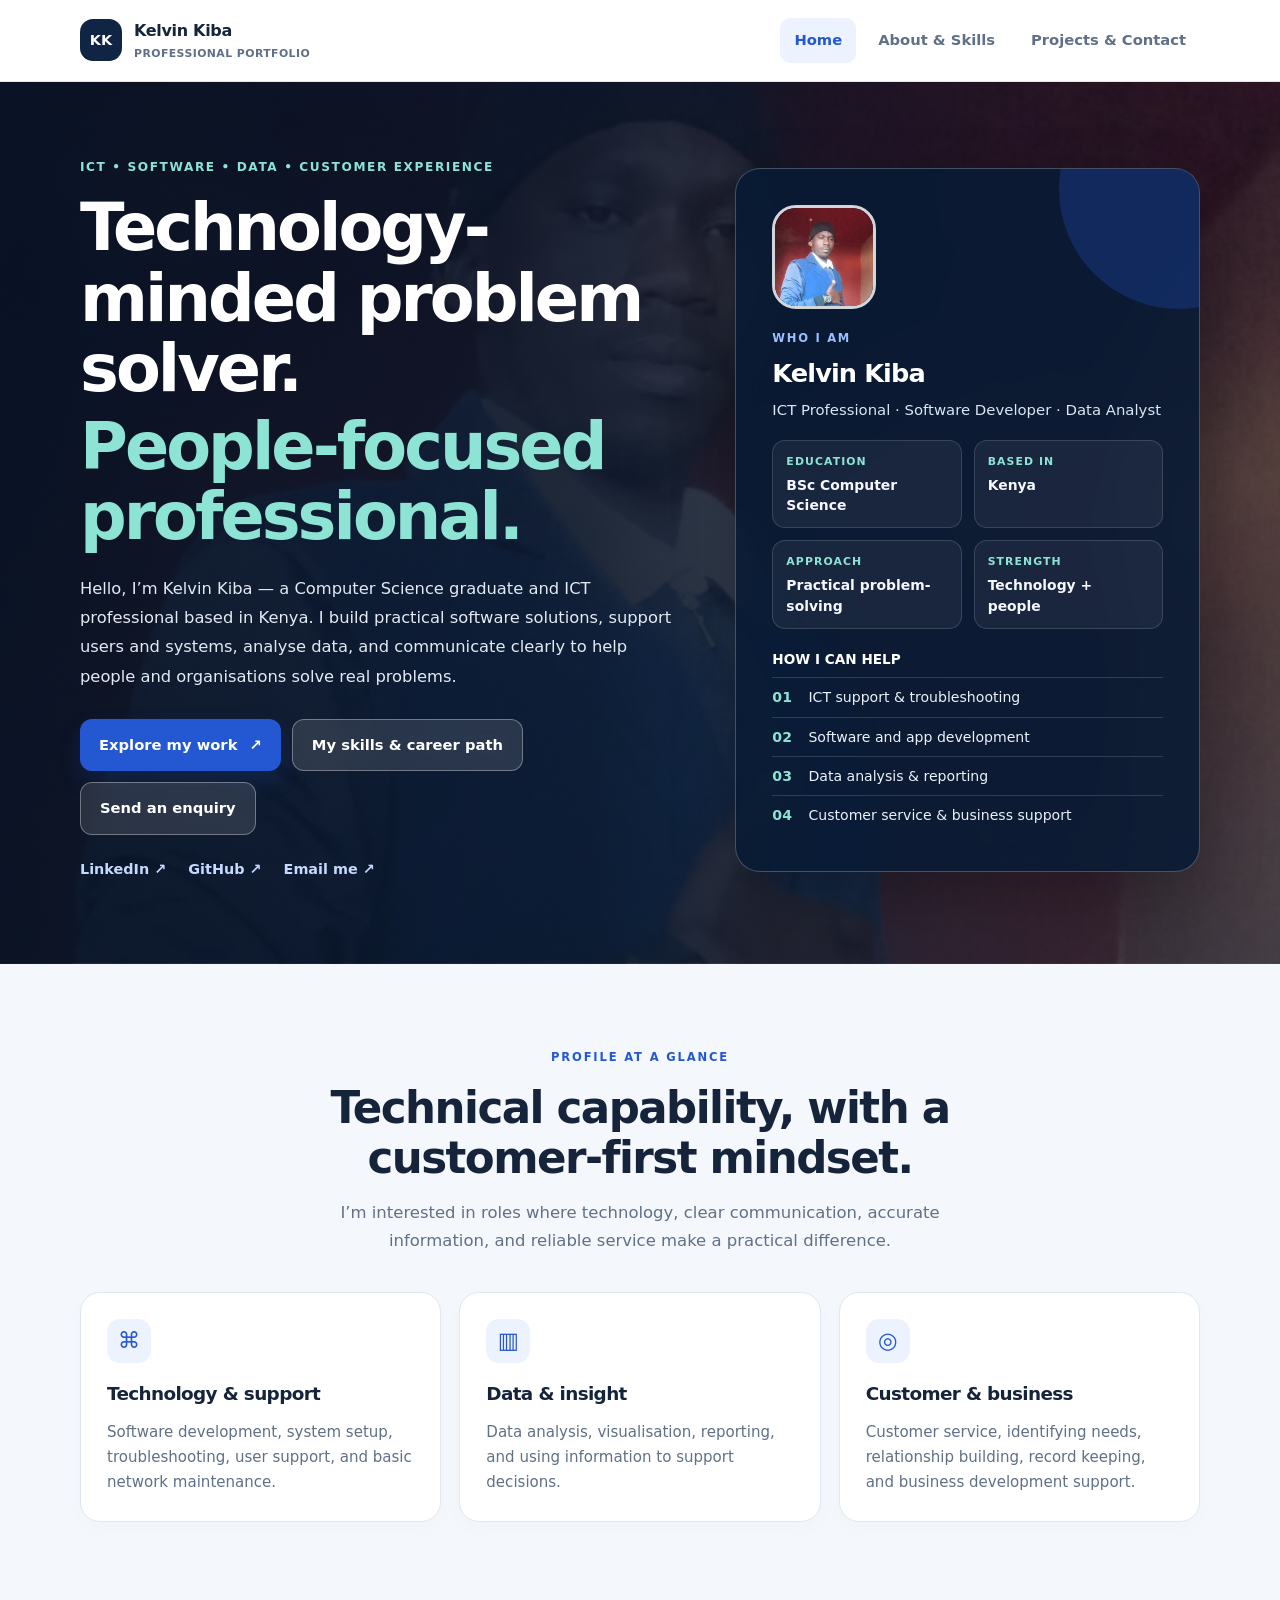
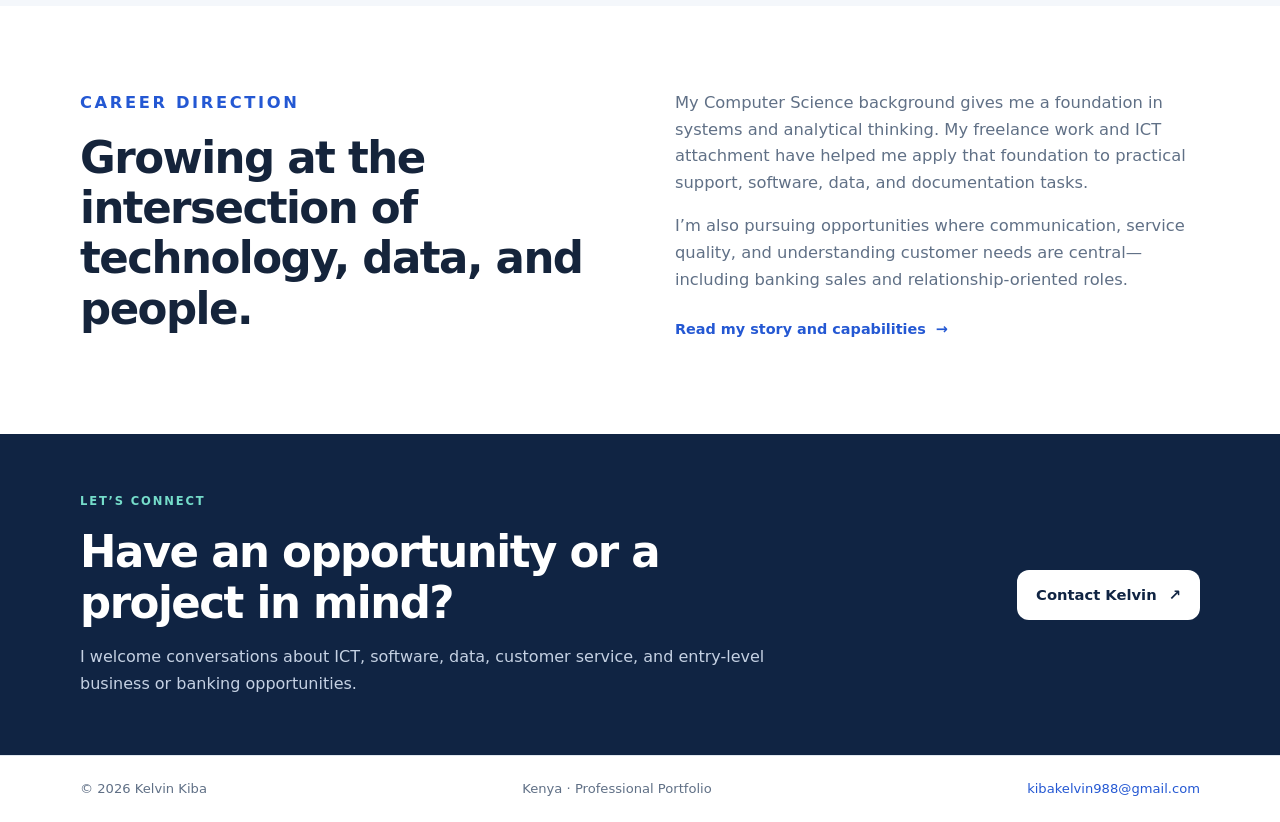
<file: index.html>
<!doctype html>
<html lang="en">
<head>
  <meta charset="utf-8">
  <meta name="viewport" content="width=device-width, initial-scale=1">
  <meta name="description" content="Portfolio of Kelvin Kiba — ICT professional, Computer Science graduate, software developer, data analyst, and aspiring banking relationship professional.">
  <title>Kelvin Kiba | Professional Portfolio</title>
  <link rel="stylesheet" href="styles.css">
  <script defer src="script.js"></script>
</head>
<body>
  <header class="site-header">
    <a class="brand" href="index.html"><span class="brand-mark">KK</span><span>Kelvin Kiba<small>Professional Portfolio</small></span></a>
    <button class="menu-toggle" aria-label="Toggle navigation" aria-expanded="false">☰</button>
    <nav class="nav" aria-label="Main navigation">
      <a class="active" href="index.html">Home</a>
      <a href="about.html">About & Skills</a>
      <a href="projects.html">Projects & Contact</a>
    </nav>
  </header>

  <main>
    <section class="hero home-hero">
      <div class="container hero-layout"><div class="hero-copy">
        <p class="eyebrow">ICT • SOFTWARE • DATA • CUSTOMER EXPERIENCE</p>
        <h1>Technology-minded problem solver. <span>People-focused professional.</span></h1>
        <p class="lead">Hello, I’m Kelvin Kiba — a Computer Science graduate and ICT professional based in Kenya. I build practical software solutions, support users and systems, analyse data, and communicate clearly to help people and organisations solve real problems.</p>
        <div class="hero-actions">
          <a class="button primary" href="projects.html">Explore my work <span aria-hidden="true">↗</span></a>
          <a class="button secondary" href="about.html">My skills & career path</a>
          <a class="button secondary" href="projects.html#contact">Send an enquiry</a>
        </div>
        <div class="quick-links">
          <a href="https://linkedin.com/in/kelvin-kiba-3337778" target="_blank" rel="noopener noreferrer">LinkedIn ↗</a>
          <a href="https://github.com/kiba254" target="_blank" rel="noopener noreferrer">GitHub ↗</a>
          <a href="mailto:kibakelvin988@gmail.com">Email me ↗</a>
        </div>
      </div>
      <aside class="hero-card">
        <img class="hero-portrait" src="kelvin-kiba.jpg" alt="Portrait of Kelvin Kiba">
        <p class="card-label">WHO I AM</p>
        <h2>Kelvin Kiba</h2>
        <p class="profile-summary">ICT Professional · Software Developer · Data Analyst</p>
        <dl class="identity-list">
          <div><dt>Education</dt><dd>BSc Computer Science</dd></div>
          <div><dt>Based in</dt><dd>Kenya</dd></div>
          <div><dt>Approach</dt><dd>Practical problem-solving</dd></div>
          <div><dt>Strength</dt><dd>Technology + people</dd></div>
        </dl>
        <p class="focus-title">HOW I CAN HELP</p>
        <ul class="focus-list">
          <li><span>01</span> ICT support & troubleshooting</li>
          <li><span>02</span> Software and app development</li>
          <li><span>03</span> Data analysis & reporting</li>
          <li><span>04</span> Customer service & business support</li>
        </ul>
      </aside></div>
    </section>

    <section class="section muted-section">
      <div class="container">
        <div class="section-heading">
          <p class="eyebrow">PROFILE AT A GLANCE</p>
          <h2>Technical capability, with a customer-first mindset.</h2>
          <p>I’m interested in roles where technology, clear communication, accurate information, and reliable service make a practical difference.</p>
        </div>
        <div class="feature-grid">
          <article class="feature-card"><div class="icon-box">⌘</div><h3>Technology & support</h3><p>Software development, system setup, troubleshooting, user support, and basic network maintenance.</p></article>
          <article class="feature-card"><div class="icon-box">▥</div><h3>Data & insight</h3><p>Data analysis, visualisation, reporting, and using information to support decisions.</p></article>
          <article class="feature-card"><div class="icon-box">◎</div><h3>Customer & business</h3><p>Customer service, identifying needs, relationship building, record keeping, and business development support.</p></article>
        </div>
      </div>
    </section>

    <section class="section container">
      <div class="split">
        <div>
          <p class="eyebrow">CAREER DIRECTION</p>
          <h2>Growing at the intersection of technology, data, and people.</h2>
        </div>
        <div>
          <p>My Computer Science background gives me a foundation in systems and analytical thinking. My freelance work and ICT attachment have helped me apply that foundation to practical support, software, data, and documentation tasks.</p>
          <p>I’m also pursuing opportunities where communication, service quality, and understanding customer needs are central—including banking sales and relationship-oriented roles.</p>
          <a class="text-link" href="about.html">Read my story and capabilities <span>→</span></a>
        </div>
      </div>
    </section>

    <section class="cta-section">
      <div class="container cta-inner">
        <div><p class="eyebrow">LET’S CONNECT</p><h2>Have an opportunity or a project in mind?</h2><p>I welcome conversations about ICT, software, data, customer service, and entry-level business or banking opportunities.</p></div>
        <a class="button light" href="projects.html#contact">Contact Kelvin <span aria-hidden="true">↗</span></a>
      </div>
    </section>
  </main>

  <footer class="site-footer"><div class="container footer-inner"><span>© <span class="year"></span> Kelvin Kiba</span><span>Kenya · Professional Portfolio</span><a href="mailto:kibakelvin988@gmail.com">kibakelvin988@gmail.com</a></div></footer>
</body>
</html>
</file>
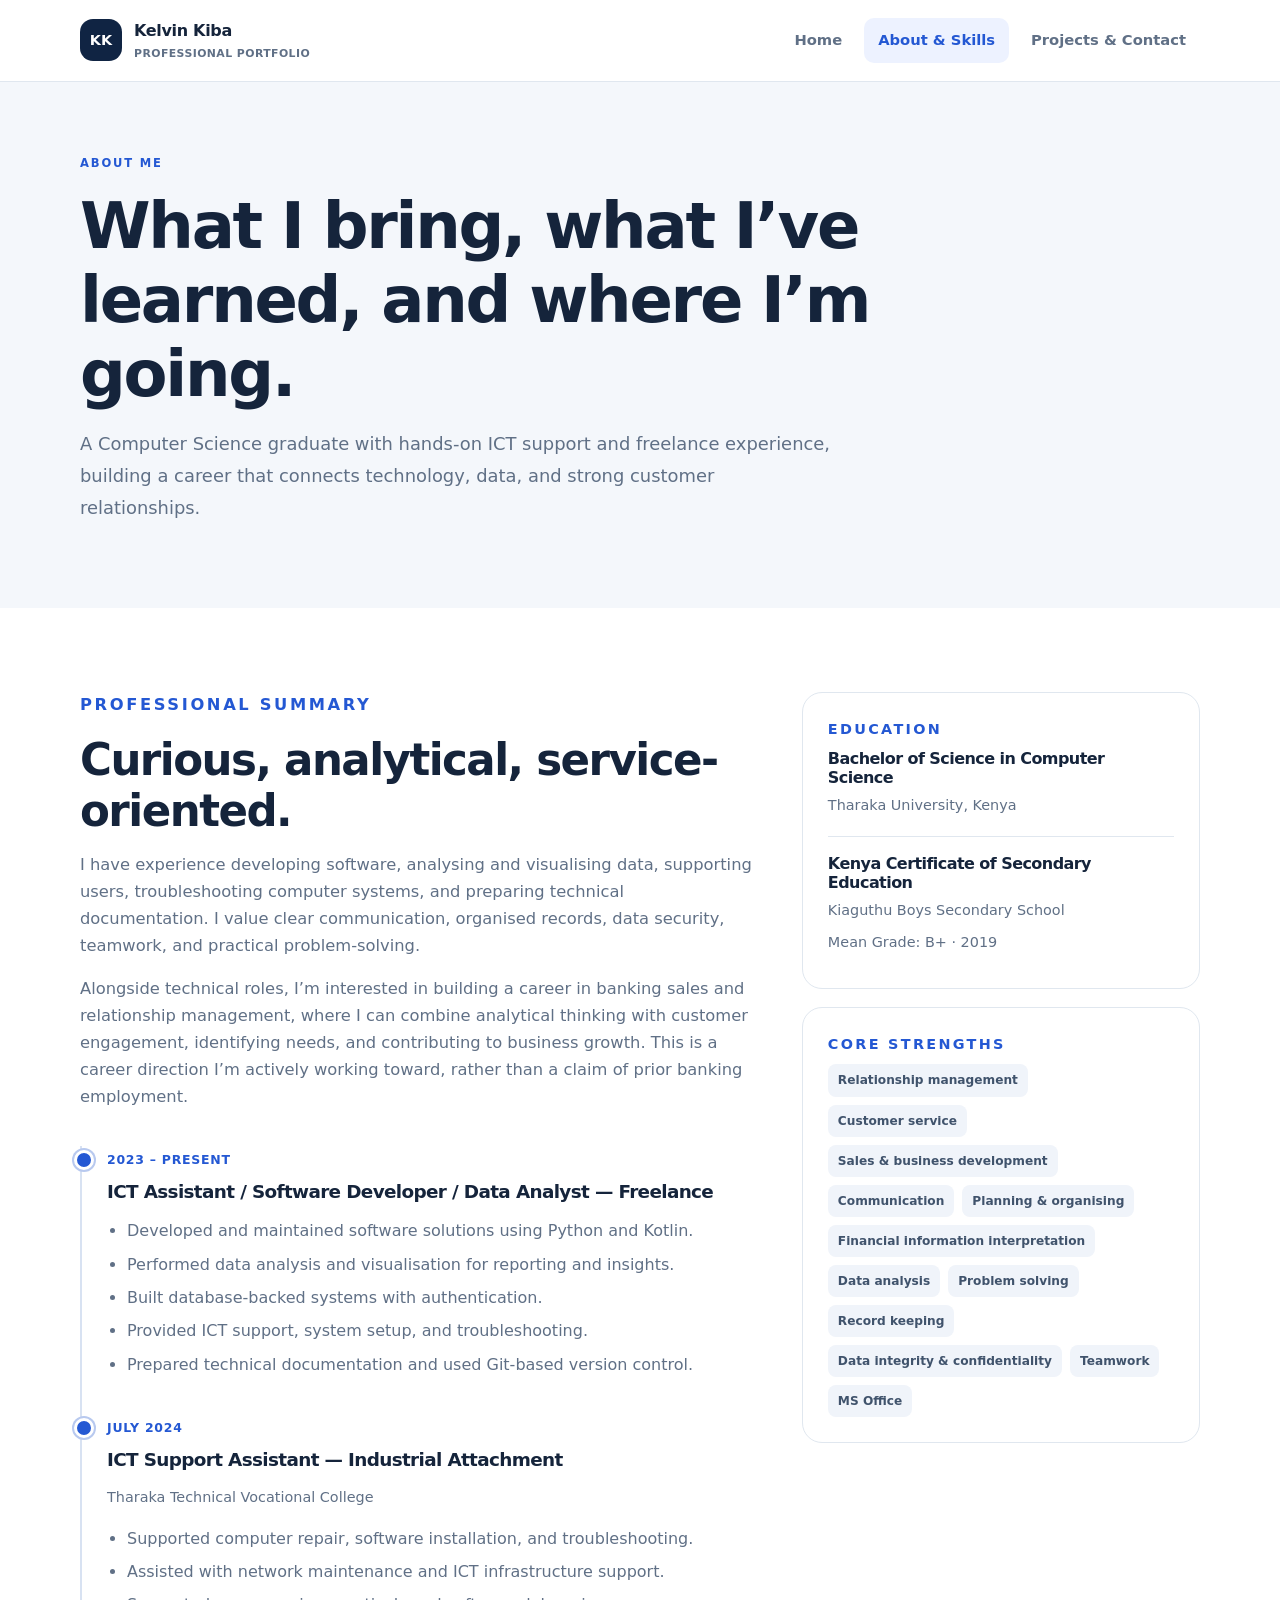
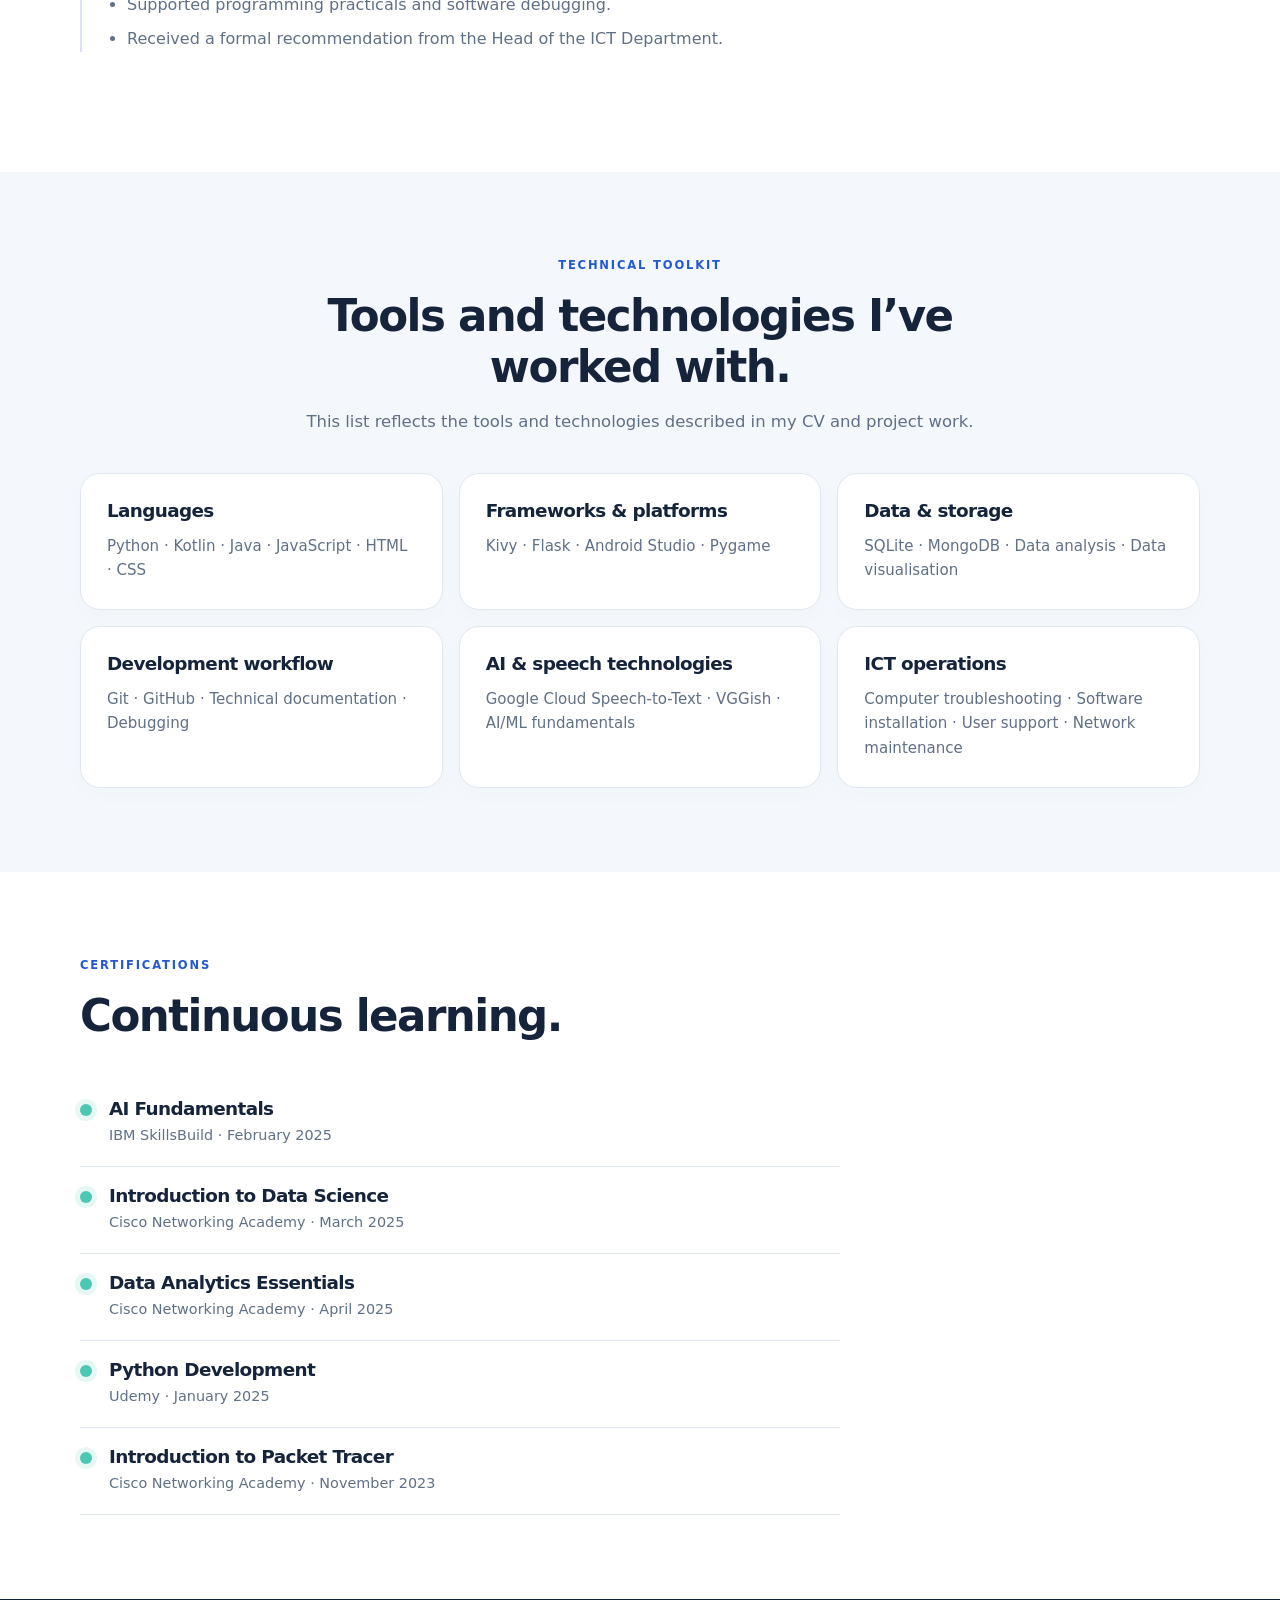
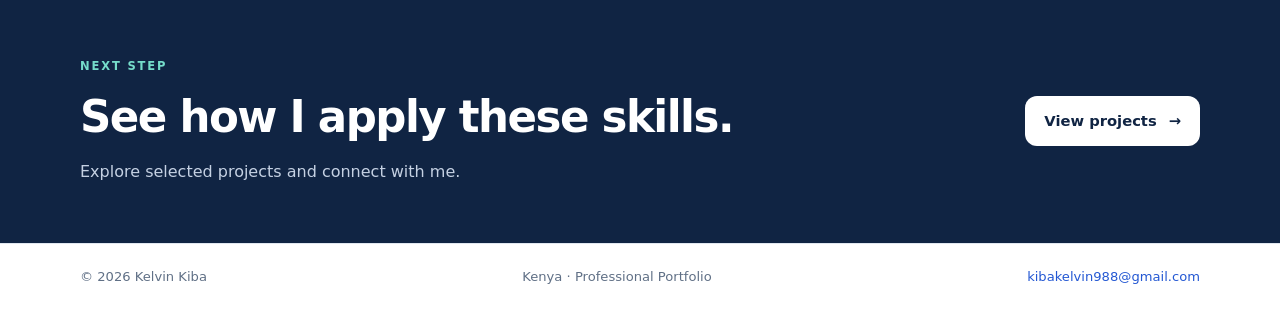
<file: about.html>
<!doctype html>
<html lang="en">
<head>
  <meta charset="utf-8">
  <meta name="viewport" content="width=device-width, initial-scale=1">
  <meta name="description" content="Kelvin Kiba's professional profile, capabilities, education, experience, and certifications.">
  <title>About & Skills | Kelvin Kiba</title>
  <link rel="stylesheet" href="styles.css">
  <script defer src="script.js"></script>
</head>
<body>
  <header class="site-header">
    <a class="brand" href="index.html"><span class="brand-mark">KK</span><span>Kelvin Kiba<small>Professional Portfolio</small></span></a>
    <button class="menu-toggle" aria-label="Toggle navigation" aria-expanded="false">☰</button>
    <nav class="nav" aria-label="Main navigation">
      <a href="index.html">Home</a><a class="active" href="about.html">About & Skills</a><a href="projects.html">Projects & Contact</a>
    </nav>
  </header>

  <main>
    <section class="page-hero">
      <div class="container">
        <p class="eyebrow">ABOUT ME</p>
        <h1>What I bring, what I’ve learned, and where I’m going.</h1>
        <p class="lead">A Computer Science graduate with hands-on ICT support and freelance experience, building a career that connects technology, data, and strong customer relationships.</p>
      </div>
    </section>

    <section class="section container">
      <div class="content-grid">
        <div class="main-column">
          <p class="eyebrow">PROFESSIONAL SUMMARY</p>
          <h2>Curious, analytical, service-oriented.</h2>
          <p>I have experience developing software, analysing and visualising data, supporting users, troubleshooting computer systems, and preparing technical documentation. I value clear communication, organised records, data security, teamwork, and practical problem-solving.</p>
          <p>Alongside technical roles, I’m interested in building a career in banking sales and relationship management, where I can combine analytical thinking with customer engagement, identifying needs, and contributing to business growth. This is a career direction I’m actively working toward, rather than a claim of prior banking employment.</p>

          <div class="timeline">
            <article class="timeline-item">
              <span class="timeline-date">2023 – Present</span>
              <h3>ICT Assistant / Software Developer / Data Analyst — Freelance</h3>
              <ul>
                <li>Developed and maintained software solutions using Python and Kotlin.</li>
                <li>Performed data analysis and visualisation for reporting and insights.</li>
                <li>Built database-backed systems with authentication.</li>
                <li>Provided ICT support, system setup, and troubleshooting.</li>
                <li>Prepared technical documentation and used Git-based version control.</li>
              </ul>
            </article>
            <article class="timeline-item">
              <span class="timeline-date">July 2024</span>
              <h3>ICT Support Assistant — Industrial Attachment</h3>
              <p class="subtle">Tharaka Technical Vocational College</p>
              <ul>
                <li>Supported computer repair, software installation, and troubleshooting.</li>
                <li>Assisted with network maintenance and ICT infrastructure support.</li>
                <li>Supported programming practicals and software debugging.</li>
                <li>Received a formal recommendation from the Head of the ICT Department.</li>
              </ul>
            </article>
          </div>
        </div>
        <aside class="side-column">
          <div class="panel">
            <p class="eyebrow">EDUCATION</p>
            <h3>Bachelor of Science in Computer Science</h3>
            <p>Tharaka University, Kenya</p>
            <div class="small-divider"></div>
            <h3>Kenya Certificate of Secondary Education</h3>
            <p>Kiaguthu Boys Secondary School</p>
            <p class="subtle">Mean Grade: B+ · 2019</p>
          </div>
          <div class="panel">
            <p class="eyebrow">CORE STRENGTHS</p>
            <div class="tag-list">
              <span>Relationship management</span><span>Customer service</span><span>Sales & business development</span><span>Communication</span><span>Planning & organising</span><span>Financial information interpretation</span><span>Data analysis</span><span>Problem solving</span><span>Record keeping</span><span>Data integrity & confidentiality</span><span>Teamwork</span><span>MS Office</span>
            </div>
          </div>
        </aside>
      </div>
    </section>

    <section class="section muted-section">
      <div class="container">
        <div class="section-heading">
          <p class="eyebrow">TECHNICAL TOOLKIT</p>
          <h2>Tools and technologies I’ve worked with.</h2>
          <p>This list reflects the tools and technologies described in my CV and project work.</p>
        </div>
        <div class="skill-grid">
          <div class="skill-card"><h3>Languages</h3><p>Python · Kotlin · Java · JavaScript · HTML · CSS</p></div>
          <div class="skill-card"><h3>Frameworks & platforms</h3><p>Kivy · Flask · Android Studio · Pygame</p></div>
          <div class="skill-card"><h3>Data & storage</h3><p>SQLite · MongoDB · Data analysis · Data visualisation</p></div>
          <div class="skill-card"><h3>Development workflow</h3><p>Git · GitHub · Technical documentation · Debugging</p></div>
          <div class="skill-card"><h3>AI & speech technologies</h3><p>Google Cloud Speech-to-Text · VGGish · AI/ML fundamentals</p></div>
          <div class="skill-card"><h3>ICT operations</h3><p>Computer troubleshooting · Software installation · User support · Network maintenance</p></div>
        </div>
      </div>
    </section>

    <section class="section container">
      <div class="section-heading left">
        <p class="eyebrow">CERTIFICATIONS</p><h2>Continuous learning.</h2>
      </div>
      <div class="cert-list">
        <div><span class="cert-dot"></span><div><h3>AI Fundamentals</h3><p>IBM SkillsBuild · February 2025</p></div></div>
        <div><span class="cert-dot"></span><div><h3>Introduction to Data Science</h3><p>Cisco Networking Academy · March 2025</p></div></div>
        <div><span class="cert-dot"></span><div><h3>Data Analytics Essentials</h3><p>Cisco Networking Academy · April 2025</p></div></div>
        <div><span class="cert-dot"></span><div><h3>Python Development</h3><p>Udemy · January 2025</p></div></div>
        <div><span class="cert-dot"></span><div><h3>Introduction to Packet Tracer</h3><p>Cisco Networking Academy · November 2023</p></div></div>
      </div>
    </section>

    <section class="cta-section"><div class="container cta-inner"><div><p class="eyebrow">NEXT STEP</p><h2>See how I apply these skills.</h2><p>Explore selected projects and connect with me.</p></div><a class="button light" href="projects.html">View projects <span>→</span></a></div></section>
  </main>
  <footer class="site-footer"><div class="container footer-inner"><span>© <span class="year"></span> Kelvin Kiba</span><span>Kenya · Professional Portfolio</span><a href="mailto:kibakelvin988@gmail.com">kibakelvin988@gmail.com</a></div></footer>
</body>
</html>
</file>
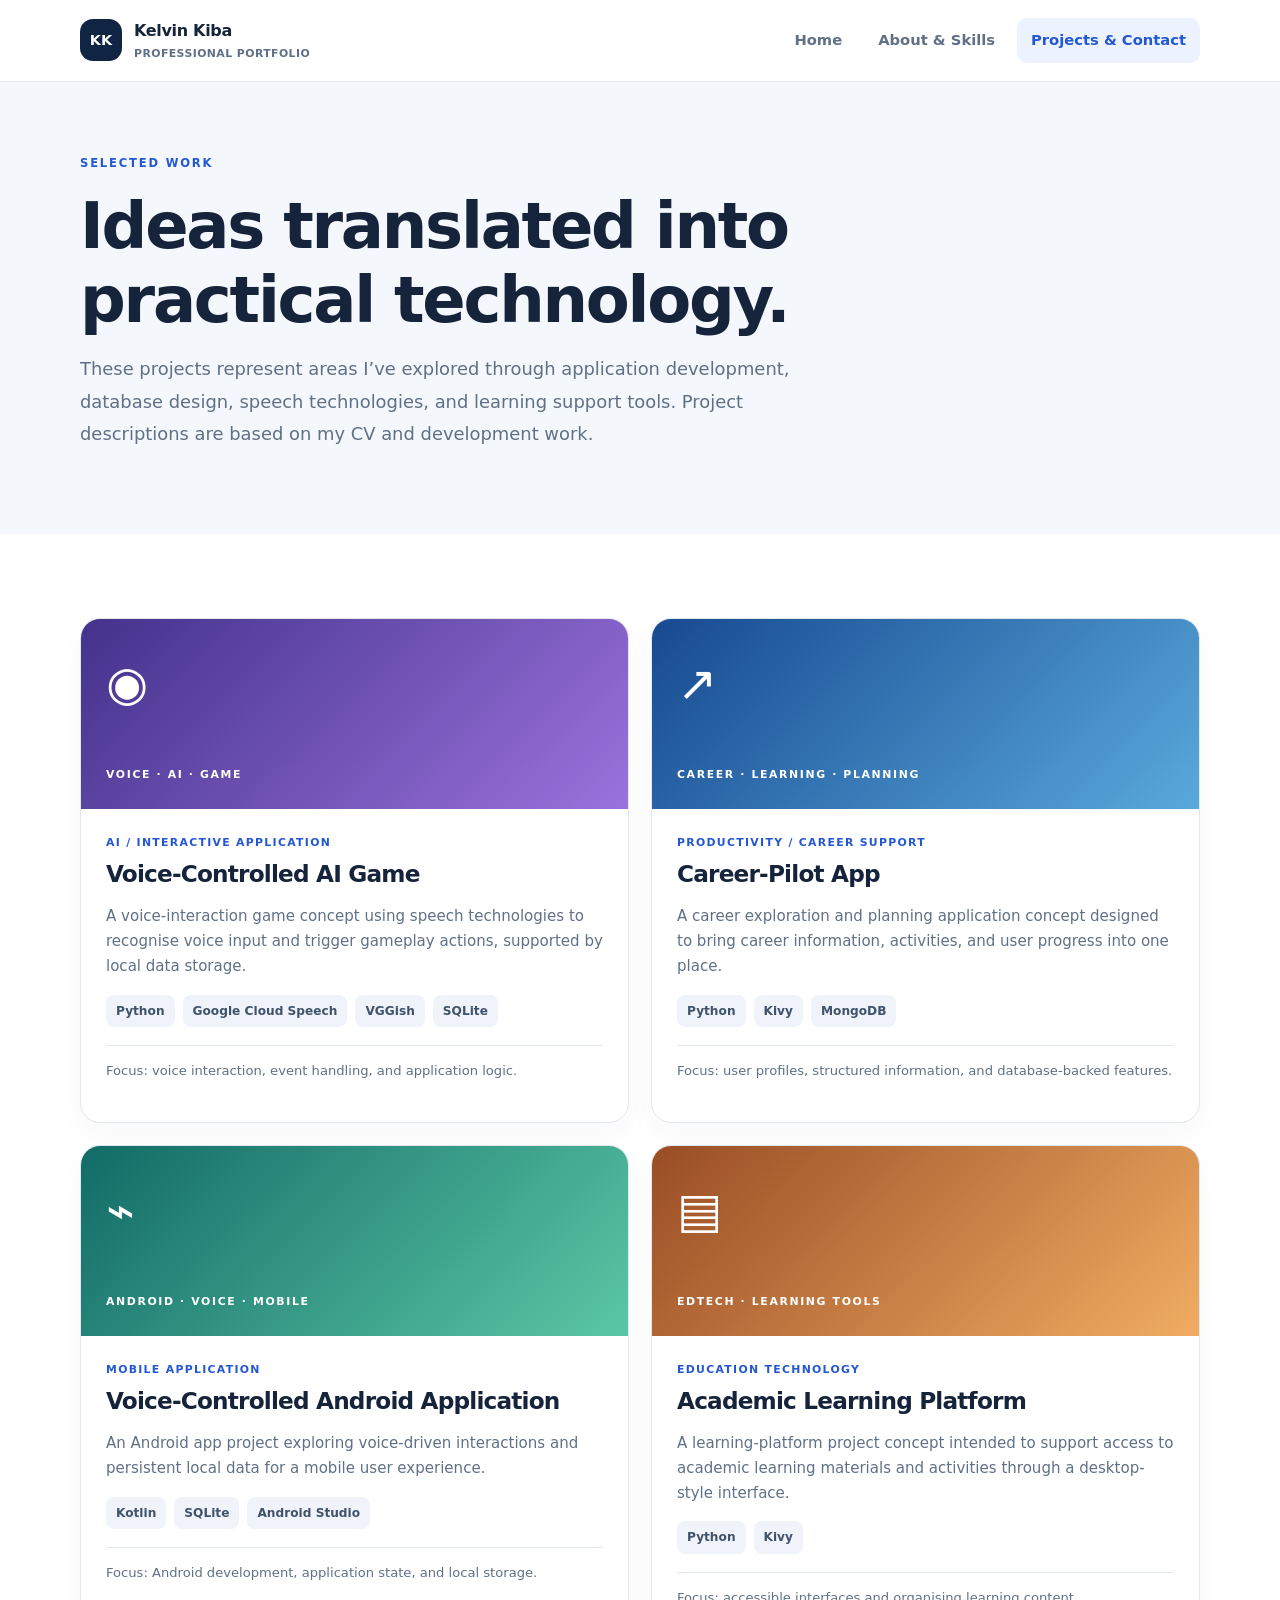
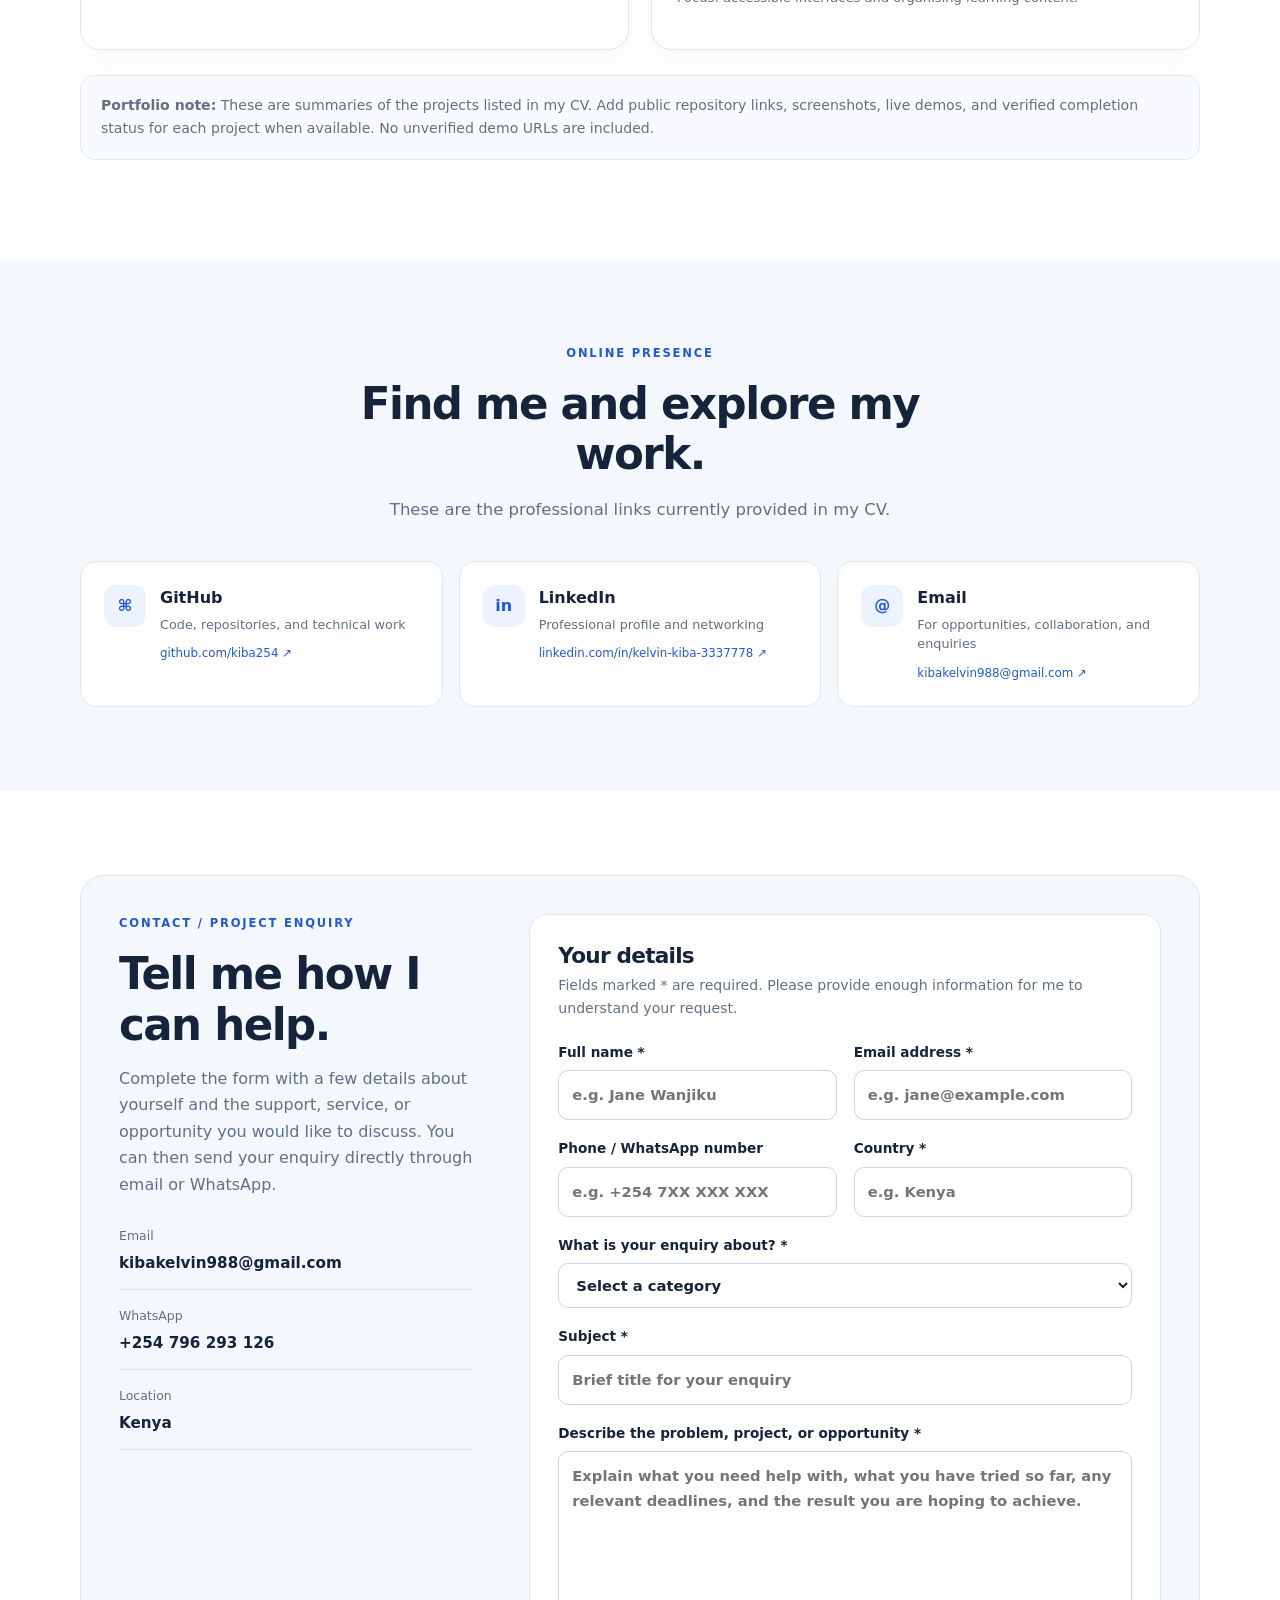
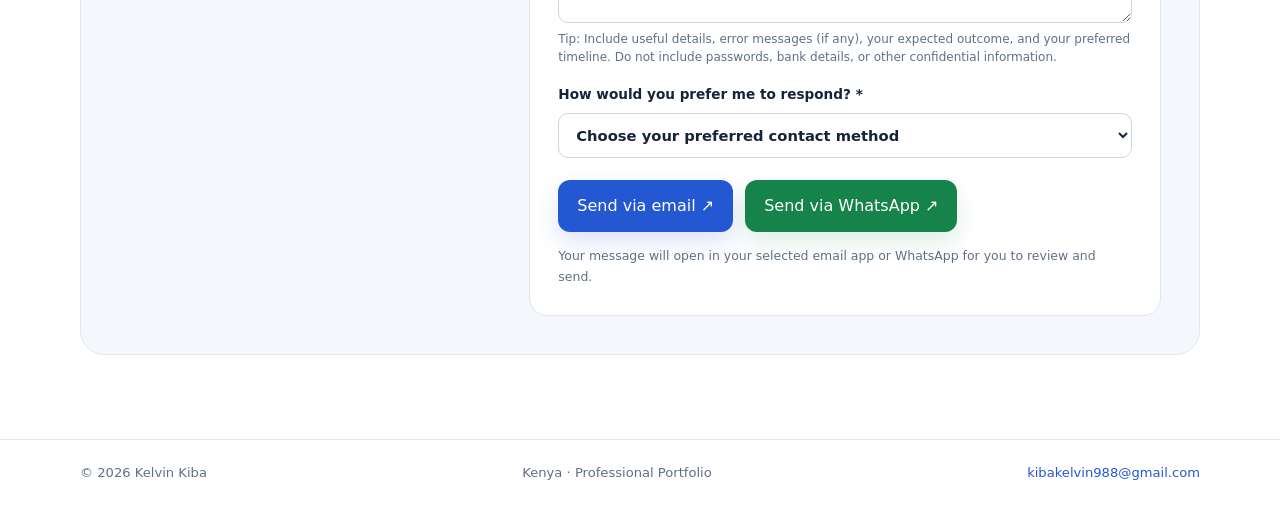
<file: projects.html>
<!doctype html>
<html lang="en">
<head>
  <meta charset="utf-8">
  <meta name="viewport" content="width=device-width, initial-scale=1">
  <meta name="description" content="Selected software and data projects, professional links, and contact information for Kelvin Kiba.">
  <title>Projects & Contact | Kelvin Kiba</title>
  <link rel="stylesheet" href="styles.css">
  <script defer src="script.js"></script>
</head>
<body>
  <header class="site-header">
    <a class="brand" href="index.html"><span class="brand-mark">KK</span><span>Kelvin Kiba<small>Professional Portfolio</small></span></a>
    <button class="menu-toggle" aria-label="Toggle navigation" aria-expanded="false">☰</button>
    <nav class="nav" aria-label="Main navigation">
      <a href="index.html">Home</a><a href="about.html">About & Skills</a><a class="active" href="projects.html">Projects & Contact</a>
    </nav>
  </header>

  <main>
    <section class="page-hero">
      <div class="container">
        <p class="eyebrow">SELECTED WORK</p>
        <h1>Ideas translated into practical technology.</h1>
        <p class="lead">These projects represent areas I’ve explored through application development, database design, speech technologies, and learning support tools. Project descriptions are based on my CV and development work.</p>
      </div>
    </section>

    <section class="section container">
      <div class="project-grid">
        <article class="project-card">
          <div class="project-visual visual-purple"><span class="visual-icon">◉</span><span class="visual-caption">VOICE · AI · GAME</span></div>
          <div class="project-body"><p class="project-type">AI / INTERACTIVE APPLICATION</p><h2>Voice-Controlled AI Game</h2><p>A voice-interaction game concept using speech technologies to recognise voice input and trigger gameplay actions, supported by local data storage.</p><div class="tag-list"><span>Python</span><span>Google Cloud Speech</span><span>VGGish</span><span>SQLite</span></div><p class="project-note">Focus: voice interaction, event handling, and application logic.</p></div>
        </article>
        <article class="project-card">
          <div class="project-visual visual-blue"><span class="visual-icon">↗</span><span class="visual-caption">CAREER · LEARNING · PLANNING</span></div>
          <div class="project-body"><p class="project-type">PRODUCTIVITY / CAREER SUPPORT</p><h2>Career-Pilot App</h2><p>A career exploration and planning application concept designed to bring career information, activities, and user progress into one place.</p><div class="tag-list"><span>Python</span><span>Kivy</span><span>MongoDB</span></div><p class="project-note">Focus: user profiles, structured information, and database-backed features.</p></div>
        </article>
        <article class="project-card">
          <div class="project-visual visual-green"><span class="visual-icon">⌁</span><span class="visual-caption">ANDROID · VOICE · MOBILE</span></div>
          <div class="project-body"><p class="project-type">MOBILE APPLICATION</p><h2>Voice-Controlled Android Application</h2><p>An Android app project exploring voice-driven interactions and persistent local data for a mobile user experience.</p><div class="tag-list"><span>Kotlin</span><span>SQLite</span><span>Android Studio</span></div><p class="project-note">Focus: Android development, application state, and local storage.</p></div>
        </article>
        <article class="project-card">
          <div class="project-visual visual-orange"><span class="visual-icon">▤</span><span class="visual-caption">EDTECH · LEARNING TOOLS</span></div>
          <div class="project-body"><p class="project-type">EDUCATION TECHNOLOGY</p><h2>Academic Learning Platform</h2><p>A learning-platform project concept intended to support access to academic learning materials and activities through a desktop-style interface.</p><div class="tag-list"><span>Python</span><span>Kivy</span></div><p class="project-note">Focus: accessible interfaces and organising learning content.</p></div>
        </article>
      </div>
      <p class="notice"><strong>Portfolio note:</strong> These are summaries of the projects listed in my CV. Add public repository links, screenshots, live demos, and verified completion status for each project when available. No unverified demo URLs are included.</p>
    </section>

    <section class="section muted-section">
      <div class="container">
        <div class="section-heading">
          <p class="eyebrow">ONLINE PRESENCE</p>
          <h2>Find me and explore my work.</h2>
          <p>These are the professional links currently provided in my CV.</p>
        </div>
        <div class="link-grid">
          <a class="link-card" href="https://github.com/kiba254" target="_blank" rel="noopener noreferrer"><span class="link-icon">⌘</span><span><strong>GitHub</strong><small>Code, repositories, and technical work</small><em>github.com/kiba254 ↗</em></span></a>
          <a class="link-card" href="https://linkedin.com/in/kelvin-kiba-3337778" target="_blank" rel="noopener noreferrer"><span class="link-icon">in</span><span><strong>LinkedIn</strong><small>Professional profile and networking</small><em>linkedin.com/in/kelvin-kiba-3337778 ↗</em></span></a>
          <a class="link-card" href="mailto:kibakelvin988@gmail.com"><span class="link-icon">@</span><span><strong>Email</strong><small>For opportunities, collaboration, and enquiries</small><em>kibakelvin988@gmail.com ↗</em></span></a>
        </div>
      </div>
    </section>

    <section class="section container" id="contact">
      <div class="contact-panel contact-form-panel">
        <div class="contact-intro">
          <p class="eyebrow">CONTACT / PROJECT ENQUIRY</p>
          <h2>Tell me how I can help.</h2>
          <p>Complete the form with a few details about yourself and the support, service, or opportunity you would like to discuss. You can then send your enquiry directly through email or WhatsApp.</p>
          <div class="contact-details">
            <a href="mailto:kibakelvin988@gmail.com"><span>Email</span><strong>kibakelvin988@gmail.com</strong></a>
            <a href="https://wa.me/254796293126" target="_blank" rel="noopener noreferrer"><span>WhatsApp</span><strong>+254 796 293 126</strong></a>
            <div><span>Location</span><strong>Kenya</strong></div>
          </div>
        </div>
        <form class="enquiry-form" id="enquiryForm">
          <div class="form-heading">
            <h3>Your details</h3>
            <p>Fields marked * are required. Please provide enough information for me to understand your request.</p>
          </div>
          <div class="form-grid">
            <label>Full name *<input name="name" type="text" autocomplete="name" placeholder="e.g. Jane Wanjiku" required minlength="2"></label>
            <label>Email address *<input name="email" type="email" autocomplete="email" placeholder="e.g. jane@example.com" required></label>
            <label>Phone / WhatsApp number<input name="phone" type="tel" autocomplete="tel" placeholder="e.g. +254 7XX XXX XXX"></label>
            <label>Country *<input name="country" type="text" autocomplete="country-name" placeholder="e.g. Kenya" required></label>
            <label class="full-field">What is your enquiry about? *
              <select name="service" required>
                <option value="">Select a category</option>
                <option>ICT support / troubleshooting</option>
                <option>Software or app development</option>
                <option>Website development</option>
                <option>Data analysis / visualisation</option>
                <option>Business or employment opportunity</option>
                <option>Collaboration / partnership</option>
                <option>Other</option>
              </select>
            </label>
            <label class="full-field">Subject *<input name="subject" type="text" placeholder="Brief title for your enquiry" required></label>
            <label class="full-field">Describe the problem, project, or opportunity *
              <textarea name="message" rows="6" placeholder="Explain what you need help with, what you have tried so far, any relevant deadlines, and the result you are hoping to achieve." required minlength="15"></textarea>
              <small>Tip: Include useful details, error messages (if any), your expected outcome, and your preferred timeline. Do not include passwords, bank details, or other confidential information.</small>
            </label>
            <label class="full-field">How would you prefer me to respond? *
              <select name="reply" required>
                <option value="">Choose your preferred contact method</option>
                <option>Email</option>
                <option>WhatsApp</option>
                <option>Either email or WhatsApp</option>
              </select>
            </label>
          </div>
          <div class="form-actions">
            <button class="button primary" type="submit" data-send="email">Send via email ↗</button>
            <button class="button whatsapp-button" type="button" id="sendWhatsApp">Send via WhatsApp ↗</button>
          </div>
          <p class="form-note" id="formNote" role="status" aria-live="polite">Your message will open in your selected email app or WhatsApp for you to review and send.</p>
        </form>
      </div>
    </section>
  </main>

  <footer class="site-footer"><div class="container footer-inner"><span>© <span class="year"></span> Kelvin Kiba</span><span>Kenya · Professional Portfolio</span><a href="mailto:kibakelvin988@gmail.com">kibakelvin988@gmail.com</a></div></footer>
</body>
</html>
</file>
<file: styles.css>
:root{--ink:#15243b;--muted:#607086;--paper:#fff;--wash:#f4f7fb;--line:#e0e7ef;--blue:#2458d3;--navy:#102443;--teal:#4cc7b1;--radius:20px;--shadow:0 18px 45px rgba(17,37,68,.08)}*{box-sizing:border-box}html{scroll-behavior:smooth}body{margin:0;background:var(--paper);color:var(--ink);font-family:Inter,ui-sans-serif,system-ui,-apple-system,BlinkMacSystemFont,"Segoe UI",sans-serif;line-height:1.65}a{color:inherit;text-decoration:none}p{margin:0 0 1rem;color:var(--muted)}h1,h2,h3{line-height:1.16;letter-spacing:-.035em;margin:0 0 1rem;color:var(--ink)}h1{font-size:clamp(2.6rem,6vw,4.8rem);font-weight:780}h2{font-size:clamp(1.8rem,3.4vw,2.8rem)}h3{font-size:1.15rem}.container{width:min(1120px,calc(100% - 44px));margin-inline:auto}.site-header{height:82px;padding:0 max(22px,calc((100vw - 1120px)/2));display:flex;align-items:center;justify-content:space-between;border-bottom:1px solid var(--line);background:rgba(255,255,255,.94);position:sticky;top:0;z-index:20;backdrop-filter:blur(14px)}.brand{display:flex;align-items:center;gap:12px;font-weight:800;letter-spacing:-.02em}.brand-mark{width:42px;height:42px;border-radius:13px;display:grid;place-items:center;background:var(--navy);color:#fff;font-size:.9rem;letter-spacing:0}.brand small{display:block;font-size:.68rem;font-weight:600;color:var(--muted);letter-spacing:.04em;text-transform:uppercase}.nav{display:flex;gap:8px;align-items:center}.nav a{padding:10px 14px;border-radius:10px;color:var(--muted);font-size:.92rem;font-weight:650}.nav a:hover,.nav a.active{color:var(--blue);background:#edf2ff}.menu-toggle{display:none;background:none;border:0;font-size:1.5rem;color:var(--ink)}.hero{padding-block:78px 88px;display:grid;grid-template-columns:1.2fr .8fr;align-items:center;gap:70px}.eyebrow{color:var(--blue);font-size:.72rem;font-weight:850;letter-spacing:.16em;text-transform:uppercase;margin-bottom:16px}.hero h1 span{color:var(--blue)}.lead{font-size:1.12rem;max-width:680px;line-height:1.8}.hero-actions{display:flex;gap:12px;flex-wrap:wrap;margin:28px 0 24px}.button{display:inline-flex;align-items:center;justify-content:center;gap:12px;padding:13px 19px;border-radius:12px;font-weight:750;font-size:.92rem;transition:transform .2s,box-shadow .2s}.button:hover{transform:translateY(-2px)}.primary{background:var(--blue);color:#fff;box-shadow:0 10px 22px #2458d329}.secondary{border:1px solid var(--line);background:#fff}.light{background:#fff;color:var(--navy)}.quick-links{display:flex;gap:22px;flex-wrap:wrap}.quick-links a,.text-link{color:var(--blue);font-size:.9rem;font-weight:750}.hero-card{padding:32px;background:var(--navy);border-radius:26px;color:#fff;box-shadow:var(--shadow);position:relative;overflow:hidden}.hero-card:after{content:"";position:absolute;width:240px;height:240px;border-radius:50%;background:#2458d344;right:-100px;top:-100px}.portrait-placeholder{width:74px;height:74px;border-radius:23px;display:grid;place-items:center;background:linear-gradient(135deg,#4cc7b1,#7ca8ff);color:var(--navy);font-size:1.5rem;font-weight:900;margin-bottom:25px;position:relative;z-index:1}.card-label{color:#a9c1f4;font-size:.68rem;letter-spacing:.14em;font-weight:800}.hero-card h2{color:#fff;font-size:1.7rem;position:relative;z-index:1}.focus-list{list-style:none;margin:24px 0 0;padding:0}.focus-list li{padding:13px 0;border-top:1px solid #ffffff25;color:#e8eef9;font-size:.9rem}.focus-list li span{display:inline-block;color:#75dcca;font-weight:800;margin-right:14px}.section{padding-block:84px}.muted-section{background:var(--wash)}.section-heading{max-width:700px;margin:0 auto 38px;text-align:center}.section-heading p:not(.eyebrow){font-size:1.03rem}.section-heading.left{text-align:left;margin-inline:0}.feature-grid{display:grid;grid-template-columns:repeat(3,1fr);gap:18px}.feature-card,.skill-card{background:#fff;border:1px solid var(--line);border-radius:var(--radius);padding:26px;box-shadow:0 6px 22px #142c4d05}.icon-box{width:44px;height:44px;border-radius:13px;display:grid;place-items:center;background:#edf2ff;color:var(--blue);font-size:1.4rem;margin-bottom:20px}.feature-card p,.skill-card p{margin-bottom:0;font-size:.94rem}.split{display:grid;grid-template-columns:1fr 1fr;gap:70px;align-items:start}.split p{font-size:1.02rem}.text-link{display:inline-flex;gap:10px;margin-top:8px}.cta-section{background:var(--navy);padding:58px 0}.cta-inner{display:flex;align-items:center;justify-content:space-between;gap:30px}.cta-inner h2{color:#fff;max-width:700px}.cta-inner p:not(.eyebrow){color:#c5d1e3;max-width:700px;margin-bottom:0}.cta-inner .eyebrow{color:#75dcca}.site-footer{border-top:1px solid var(--line);padding:22px 0}.footer-inner{display:flex;align-items:center;justify-content:space-between;gap:15px;flex-wrap:wrap;color:var(--muted);font-size:.82rem}.footer-inner a{color:var(--blue)}.page-hero{background:var(--wash);padding:72px 0 68px}.page-hero h1{max-width:900px;font-size:clamp(2.4rem,5vw,4rem)}.page-hero .lead{max-width:760px}.content-grid{display:grid;grid-template-columns:1.35fr .8fr;gap:50px}.main-column>p{font-size:1.02rem}.timeline{margin-top:36px;border-left:2px solid #d8e2f2;padding-left:25px}.timeline-item{position:relative;margin-bottom:36px}.timeline-item:before{content:"";position:absolute;left:-33px;top:4px;width:14px;height:14px;border:3px solid #fff;border-radius:50%;background:var(--blue);box-shadow:0 0 0 2px #b8c9ef}.timeline-date{font-size:.78rem;color:var(--blue);font-weight:800;letter-spacing:.06em;text-transform:uppercase}.timeline-item h3{margin-top:8px}.timeline-item ul{padding-left:20px;color:var(--muted)}.timeline-item li{margin:7px 0}.subtle{color:var(--muted);font-size:.9rem}.panel{border:1px solid var(--line);border-radius:var(--radius);padding:25px;margin-bottom:18px;background:#fff}.panel h3{font-size:1rem;margin-bottom:7px}.panel p{font-size:.9rem;margin-bottom:8px}.small-divider{height:1px;background:var(--line);margin:18px 0}.tag-list{display:flex;flex-wrap:wrap;gap:8px}.tag-list span{font-size:.76rem;font-weight:650;padding:6px 10px;border-radius:8px;background:#f0f4fa;color:#40536c}.skill-grid{display:grid;grid-template-columns:repeat(3,1fr);gap:16px}.skill-card h3{margin-bottom:12px}.cert-list{max-width:760px}.cert-list>div{display:flex;gap:17px;padding:18px 0;border-bottom:1px solid var(--line)}.cert-dot{width:12px;height:12px;flex:0 0 12px;border-radius:50%;background:var(--teal);margin-top:6px;box-shadow:0 0 0 5px #e5f8f4}.cert-list h3{margin:0 0 5px}.cert-list p{margin:0;font-size:.9rem}.project-grid{display:grid;grid-template-columns:repeat(2,1fr);gap:22px}.project-card{border:1px solid var(--line);border-radius:var(--radius);overflow:hidden;background:#fff;box-shadow:0 12px 30px #142c4d08}.project-visual{height:190px;display:flex;flex-direction:column;justify-content:space-between;padding:25px;color:#fff}.visual-purple{background:linear-gradient(135deg,#43328c,#9b72db)}.visual-blue{background:linear-gradient(135deg,#174a91,#59a9dc)}.visual-green{background:linear-gradient(135deg,#126b67,#5bc7a4)}.visual-orange{background:linear-gradient(135deg,#9a4d25,#f0ad62)}.visual-icon{font-size:3rem;font-weight:300}.visual-caption{font-size:.68rem;font-weight:850;letter-spacing:.15em}.project-body{padding:25px}.project-type{font-size:.68rem;letter-spacing:.12em;color:var(--blue);font-weight:850;margin-bottom:9px}.project-body h2{font-size:1.45rem}.project-body>p:not(.project-type){font-size:.94rem}.project-note{border-top:1px solid var(--line);padding-top:14px;margin-top:18px;font-size:.82rem!important}.notice{margin-top:25px;padding:18px 20px;border:1px solid #e3e9f3;border-radius:14px;background:#f8faff;font-size:.88rem}.link-grid{display:grid;grid-template-columns:repeat(3,1fr);gap:16px}.link-card{display:flex;gap:14px;align-items:flex-start;padding:23px;border:1px solid var(--line);border-radius:16px;background:#fff;transition:transform .2s,border-color .2s}.link-card:hover{transform:translateY(-3px);border-color:#b9c9f3}.link-icon{width:42px;height:42px;flex:0 0 42px;border-radius:12px;display:grid;place-items:center;background:#edf2ff;color:var(--blue);font-weight:850}.link-card strong,.link-card small,.link-card em{display:block}.link-card strong{margin-bottom:4px}.link-card small{color:var(--muted);font-size:.8rem;line-height:1.5;margin-bottom:10px}.link-card em{font-style:normal;color:var(--blue);font-size:.74rem;overflow-wrap:anywhere}.contact-panel{display:grid;grid-template-columns:1fr .8fr;gap:55px;padding:38px;background:var(--wash);border:1px solid var(--line);border-radius:24px}.contact-panel h2{max-width:500px}.contact-details{display:grid;gap:16px}.contact-details> a:not(.button),.contact-details>div{padding-bottom:13px;border-bottom:1px solid var(--line)}.contact-details span{display:block;color:var(--muted);font-size:.78rem;margin-bottom:3px}.contact-details strong{font-size:.95rem;overflow-wrap:anywhere}.contact-details .button{justify-self:start;margin-top:4px}
@media(max-width:850px){.hero{grid-template-columns:1fr;gap:35px;padding-block:55px}.hero-card{max-width:600px}.feature-grid,.skill-grid{grid-template-columns:repeat(2,1fr)}.content-grid{grid-template-columns:1fr;gap:25px}.side-column{display:grid;grid-template-columns:1fr 1fr;gap:15px}.panel{margin:0}.split{gap:30px}.link-grid{grid-template-columns:1fr}.contact-panel{gap:25px}.project-visual{height:160px}}
@media(max-width:620px){.site-header{height:72px}.menu-toggle{display:block}.nav{display:none;position:absolute;left:0;right:0;top:71px;background:#fff;padding:12px 22px 18px;border-bottom:1px solid var(--line);flex-direction:column;align-items:stretch}.nav.open{display:flex}.nav a{padding:12px}.container{width:min(100% - 32px,1120px)}.hero{padding-block:45px 55px}.hero h1{font-size:2.65rem}.hero-card{padding:25px}.section{padding-block:58px}.feature-grid,.skill-grid,.project-grid,.split,.contact-panel{grid-template-columns:1fr}.side-column{grid-template-columns:1fr}.cta-inner{align-items:flex-start;flex-direction:column}.page-hero{padding:50px 0}.page-hero h1{font-size:2.5rem}.project-visual{height:145px}.contact-panel{padding:25px}.footer-inner{flex-direction:column;align-items:flex-start;gap:7px}}
@media(prefers-reduced-motion:reduce){html{scroll-behavior:auto}*,*:before,*:after{transition:none!important}}


/* Homepage photographic hero */
.home-hero{
  width:100%;max-width:none;margin:0;padding:78px max(22px,calc((100vw - 1120px)/2));
  min-height:690px;position:relative;isolation:isolate;
  background-image:linear-gradient(90deg,rgba(8,20,39,.94) 0%,rgba(8,20,39,.82) 48%,rgba(8,20,39,.38) 100%),url("kelvin-kiba.jpg");
  background-size:cover;background-position:center 34%;background-repeat:no-repeat;
}
.home-hero:before{content:"";position:absolute;inset:0;background:linear-gradient(0deg,rgba(7,17,33,.25),transparent 45%);z-index:-1}
.hero-layout{display:grid;grid-template-columns:1.2fr .8fr;align-items:center;gap:70px}
.home-hero h1,.home-hero h2{color:#fff}
.home-hero .hero-copy p:not(.eyebrow),.home-hero .lead{color:#e4eaf4}
.home-hero .eyebrow{color:#8de3d4}
.home-hero h1 span{color:#8de3d4}
.home-hero .quick-links a{color:#b9d0ff}
.home-hero .secondary{background:rgba(255,255,255,.12);border-color:rgba(255,255,255,.35);color:#fff;backdrop-filter:blur(8px)}
.home-hero .hero-card{background:rgba(8,25,49,.78);border:1px solid rgba(255,255,255,.2);backdrop-filter:blur(12px)}
.hero-portrait{width:92px;height:92px;object-fit:cover;object-position:center 25%;border-radius:22px;border:3px solid rgba(255,255,255,.75);margin-bottom:22px;position:relative;z-index:1}
.contact-form-panel{grid-template-columns:.72fr 1.28fr;align-items:start}
.contact-intro .contact-details{margin-top:28px}
.enquiry-form{background:#fff;border:1px solid var(--line);border-radius:18px;padding:28px;min-width:0}
.form-heading h3{font-size:1.35rem;margin-bottom:6px}
.form-heading p{font-size:.88rem}
.form-grid{display:grid;grid-template-columns:1fr 1fr;gap:17px;margin-top:20px}
.form-grid label{display:flex;flex-direction:column;gap:7px;color:var(--ink);font-size:.85rem;font-weight:700}
.form-grid input,.form-grid select,.form-grid textarea{width:100%;border:1px solid #ccd6e3;border-radius:10px;padding:12px 13px;font:inherit;font-size:.92rem;color:var(--ink);background:#fff;outline:none}
.form-grid input:focus,.form-grid select:focus,.form-grid textarea:focus{border-color:var(--blue);box-shadow:0 0 0 3px #2458d31c}
.form-grid textarea{resize:vertical;min-height:130px}
.form-grid small{font-size:.75rem;font-weight:450;line-height:1.5;color:var(--muted)}
.full-field{grid-column:1/-1}
.form-actions{display:flex;gap:12px;flex-wrap:wrap;margin-top:22px}
.form-actions button{border:0;cursor:pointer;font:inherit}
.whatsapp-button{background:#16834b;color:#fff;box-shadow:0 10px 22px #16834b24}
.form-note{margin:14px 0 0;font-size:.78rem}
@media(max-width:850px){.home-hero{padding:58px 22px;min-height:0}.hero-layout{grid-template-columns:1fr;gap:35px}.contact-form-panel{grid-template-columns:1fr}}
@media(max-width:620px){.home-hero{padding:48px 16px;background-position:62% center}.home-hero h1{font-size:2.5rem}.form-grid{grid-template-columns:1fr}.full-field{grid-column:auto}.enquiry-form{padding:20px}.form-actions{flex-direction:column}.form-actions .button{width:100%}}


/* Homepage v2: clear identity, balanced columns, and readable profile panel */
.home-hero{
  display:block;
  width:100%;
  max-width:none;
  min-height:690px;
  padding:76px 22px 82px;
  position:relative;
  isolation:isolate;
  overflow:hidden;
  background-image:
    linear-gradient(90deg,rgba(7,18,37,.96) 0%,rgba(7,18,37,.90) 46%,rgba(7,18,37,.55) 100%),
    url("kelvin-kiba.jpg");
  background-size:cover;
  background-position:center 32%;
  background-repeat:no-repeat;
}
.home-hero:before{
  content:"";position:absolute;inset:0;z-index:-1;
  background:linear-gradient(0deg,rgba(7,17,33,.24),transparent 55%);
}
.home-hero .hero-layout{
  width:min(1120px,100%);
  margin:0 auto;
  display:grid;
  grid-template-columns:minmax(0,1.12fr) minmax(340px,.88fr);
  align-items:center;
  gap:clamp(34px,5vw,76px);
}
.home-hero .hero-copy{min-width:0;max-width:680px}
.home-hero .eyebrow{font-size:.76rem;line-height:1.5;color:#8de3d4;letter-spacing:.13em}
.home-hero h1{
  max-width:760px;
  font-size:clamp(2.8rem,5.1vw,4.45rem);
  line-height:1.08;
  letter-spacing:-.045em;
  margin:0 0 22px;
  color:#fff;
  overflow-wrap:normal;
}
.home-hero h1 span{display:block;color:#8de3d4;margin-top:7px}
.home-hero .lead{
  max-width:650px;
  font-size:clamp(1.02rem,1.25vw,1.15rem);
  line-height:1.8;
  color:#f0f4fb;
  margin:0;
}
.home-hero .hero-actions{margin:28px 0 23px;gap:11px}
.home-hero .quick-links{gap:22px}
.home-hero .quick-links a{color:#c5d8ff}
.home-hero .secondary{
  background:rgba(255,255,255,.12);
  border-color:rgba(255,255,255,.34);
  color:#fff;
  backdrop-filter:blur(8px);
}
.home-hero .hero-card{
  width:100%;
  min-width:0;
  max-width:470px;
  justify-self:end;
  padding:clamp(25px,3vw,36px);
  background:rgba(9,27,53,.88);
  border:1px solid rgba(255,255,255,.24);
  border-radius:25px;
  color:#fff;
  box-shadow:0 24px 65px rgba(0,0,0,.24);
  backdrop-filter:blur(13px);
  overflow:hidden;
}
.home-hero .hero-portrait{
  display:block;
  width:104px;height:104px;
  object-fit:cover;object-position:center 23%;
  border-radius:24px;
  border:3px solid rgba(255,255,255,.82);
  margin:0 0 20px;
}
.home-hero .card-label{
  color:#9bc0ff;
  font-size:.72rem;
  letter-spacing:.15em;
  font-weight:850;
  margin:0 0 10px;
}
.home-hero .hero-card h2{
  color:#fff;
  font-size:clamp(1.35rem,2vw,1.75rem);
  line-height:1.25;
  margin:0 0 8px;
  max-width:390px;
}
.home-hero .profile-summary{
  color:#dbe6f6;
  font-size:.93rem;
  line-height:1.65;
  margin:0 0 18px;
}
.home-hero .identity-list{
  display:grid;
  grid-template-columns:1fr 1fr;
  gap:12px;
  margin:0;
}
.home-hero .identity-list div{
  padding:12px 13px;
  border:1px solid rgba(255,255,255,.14);
  border-radius:13px;
  background:rgba(255,255,255,.055);
  min-width:0;
}
.home-hero .identity-list dt{
  color:#8de3d4;
  font-size:.68rem;
  font-weight:850;
  letter-spacing:.1em;
  text-transform:uppercase;
  margin-bottom:4px;
}
.home-hero .identity-list dd{
  margin:0;
  color:#f5f8ff;
  font-size:.87rem;
  font-weight:650;
  line-height:1.45;
  overflow-wrap:anywhere;
}
.home-hero .focus-title{
  color:#fff;
  font-size:.85rem;
  font-weight:800;
  margin:19px 0 7px;
}
.home-hero .focus-list{margin:0;padding:0;list-style:none}
.home-hero .focus-list li{
  padding:9px 0;
  border-top:1px solid rgba(255,255,255,.15);
  color:#edf3fc;
  font-size:.88rem;
  line-height:1.45;
}
.home-hero .focus-list li span{color:#8de3d4;margin-right:12px}
@media(max-width:900px){
  .home-hero{min-height:0;padding:58px 22px 66px;background-position:58% 30%}
  .home-hero .hero-layout{grid-template-columns:minmax(0,1fr) minmax(290px,.82fr);gap:28px}
  .home-hero h1{font-size:clamp(2.55rem,5.5vw,3.6rem)}
}
@media(max-width:700px){
  .home-hero{padding:46px 16px 54px;background-position:58% top}
  .home-hero .hero-layout{grid-template-columns:1fr;gap:30px}
  .home-hero .hero-copy{max-width:100%}
  .home-hero h1{font-size:clamp(2.45rem,10vw,3.35rem);line-height:1.1}
  .home-hero .hero-card{justify-self:stretch;max-width:none}
  .home-hero .identity-list{grid-template-columns:1fr 1fr}
}
@media(max-width:390px){
  .home-hero .identity-list{grid-template-columns:1fr}
  .home-hero .hero-actions .button{width:100%}
}
</file>
